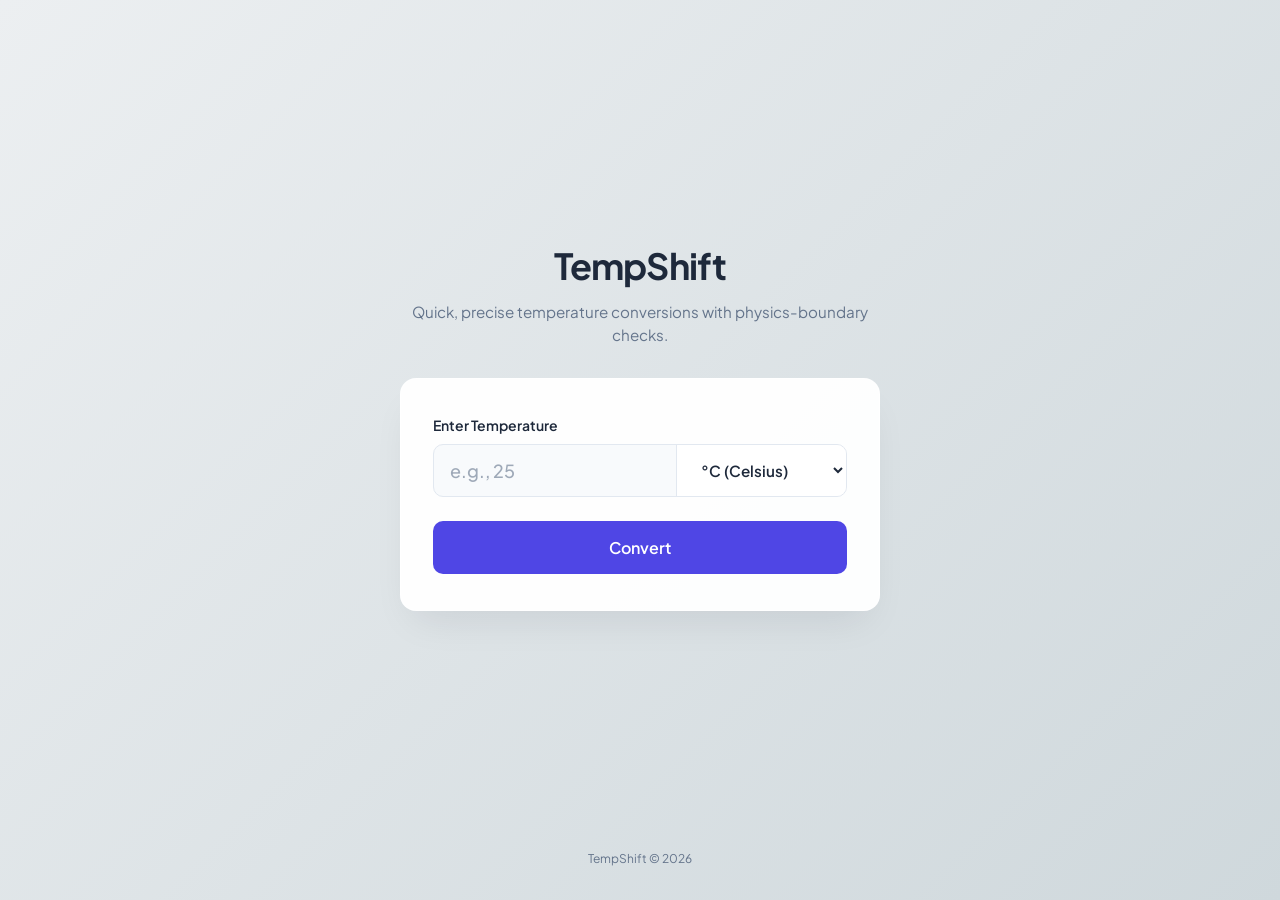
<file: OIBSIP-WebDev-L1-Temperature Converter Website/index.html>
<!DOCTYPE html>
<html lang="en">

<head>
  <meta charset="UTF-8">
  <meta name="viewport" content="width=device-width, initial-scale=1.0">
  <title>Interactive Temperature Converter</title>
  <!-- Google Fonts for a clean, modern look -->
  <link rel="preconnect" href="https://fonts.googleapis.com">
  <link rel="preconnect" href="https://fonts.gstatic.com" crossorigin>
  <link href="https://fonts.googleapis.com/css2?family=Plus+Jakarta+Sans:wght@300;400;500;600;700&display=swap"
    rel="stylesheet">
  <!-- Main Stylesheet -->
  <link rel="stylesheet" href="style.css">
</head>

<body>

  <main class="converter-container">
    <header class="converter-header">
      <h1>TempShift</h1>
      <p>Quick, precise temperature conversions with physics-boundary checks.</p>
    </header>

    <section class="converter-card">
      <!-- Input Group -->
      <div class="input-group">
        <label for="temp-input">Enter Temperature</label>
        <div class="input-wrapper">
          <input type="text" id="temp-input" placeholder="e.g., 25" autocomplete="off" aria-describedby="error-message">
          <select id="unit-select" aria-label="Temperature unit selection">
            <option value="C" selected>&deg;C (Celsius)</option>
            <option value="F">&deg;F (Fahrenheit)</option>
            <option value="K">K (Kelvin)</option>
          </select>
        </div>
      </div>

      <!-- Action Area -->
      <button id="convert-btn" class="btn-primary">Convert</button>

      <!-- Feedback / Error messages -->
      <div id="error-message" class="error-box hidden" role="alert"></div>

      <!-- Results Display (Shows all other conversions simultaneously) -->
      <div id="results-section" class="results-container hidden">
        <h2>Conversions</h2>
        <div class="results-grid">
          <div class="result-item" id="result-c">
            <span class="result-label">Celsius</span>
            <span class="result-value">--</span>
          </div>
          <div class="result-item" id="result-f">
            <span class="result-label">Fahrenheit</span>
            <span class="result-value">--</span>
          </div>
          <div class="result-item" id="result-k">
            <span class="result-label">Kelvin</span>
            <span class="result-value">--</span>
          </div>
        </div>
      </div>
    </section>
  </main>

  <footer class="app-footer">
    <p>TempShift &copy; 2026</p>
  </footer>

  <!-- Script logic -->
  <script src="script.js"></script>
</body>

</html>
</file>
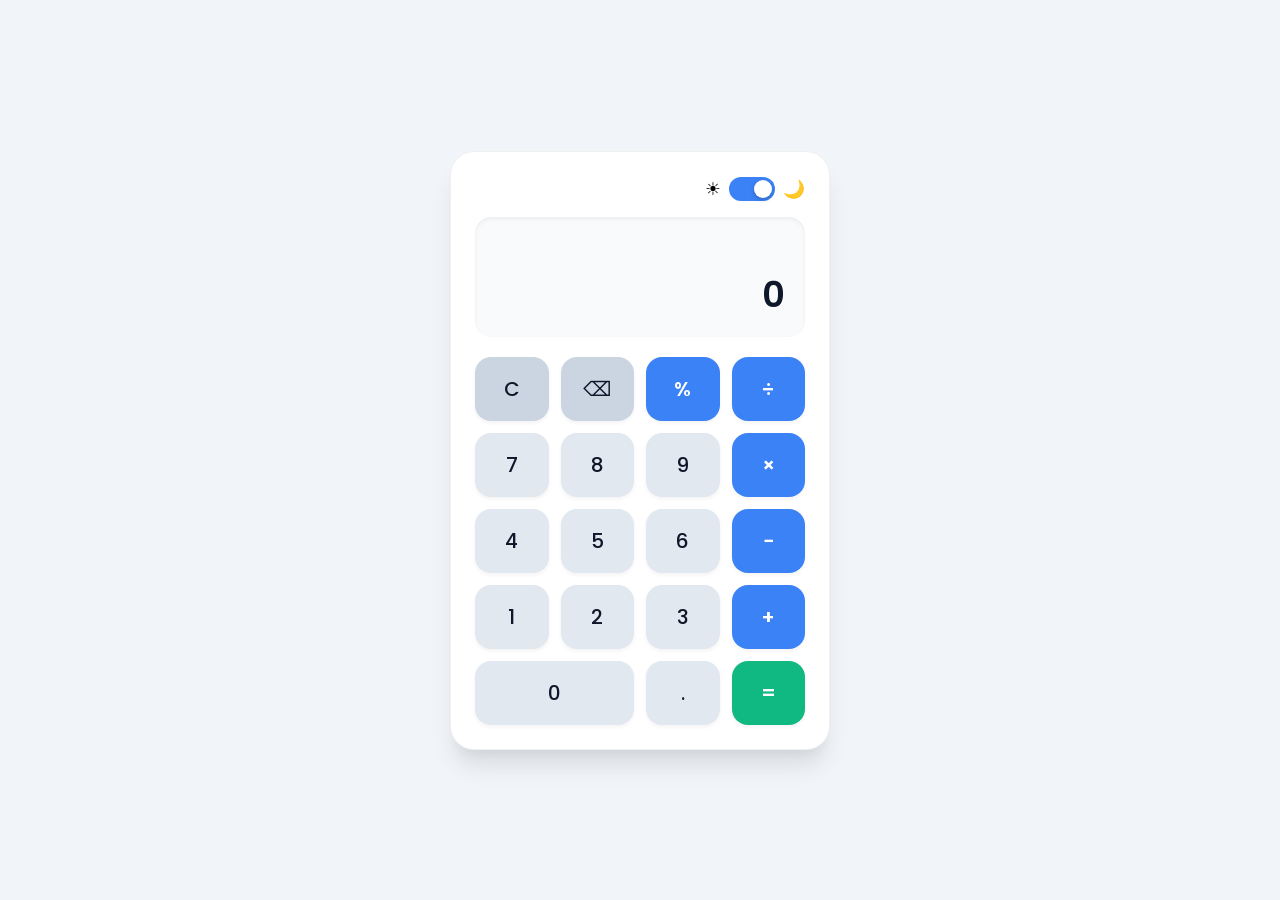
<file: OIBSIP-WebDev-L2-Calculator/index.html>
<!DOCTYPE html>
<html lang="en">
<head>
  <meta charset="UTF-8">
  <meta name="viewport" content="width=device-width, initial-scale=1.0">
  <title>Modern Calculator</title>
  <!-- Google Fonts for premium typography -->
  <link rel="preconnect" href="https://fonts.googleapis.com">
  <link rel="preconnect" href="https://fonts.gstatic.com" crossorigin>
  <link href="https://fonts.googleapis.com/css2?family=Poppins:wght@300;400;500;600;700&display=swap" rel="stylesheet">
  <!-- Stylesheet -->
  <link rel="stylesheet" href="style.css">
</head>
<body>
  <div class="calculator-container">
    <!-- Theme Toggle (Bonus visual feature for modern human feel) -->
    <div class="theme-toggle">
      <span class="toggle-icon sun-icon">☀️</span>
      <label class="switch">
        <input type="checkbox" id="theme-switch" aria-label="Toggle dark mode">
        <span class="slider round"></span>
      </label>
      <span class="toggle-icon moon-icon">🌙</span>
    </div>

    <!-- Calculator Display Screen -->
    <div class="display">
      <div class="previous-operand" id="previous-operand" aria-live="polite"></div>
      <div class="current-operand" id="current-operand" aria-live="polite">0</div>
    </div>

    <!-- Calculator Buttons Grid -->
    <div class="buttons-grid">
      <!-- Row 1: Actions & Division -->
      <button class="btn action-btn" data-action="clear">C</button>
      <button class="btn action-btn" data-action="delete" aria-label="Delete last digit">⌫</button>
      <button class="btn operator-btn" data-operator="%">%</button>
      <button class="btn operator-btn" data-operator="/">÷</button>

      <!-- Row 2: Numbers 7, 8, 9 & Multiplication -->
      <button class="btn num-btn" data-number="7">7</button>
      <button class="btn num-btn" data-number="8">8</button>
      <button class="btn num-btn" data-number="9">9</button>
      <button class="btn operator-btn" data-operator="*">×</button>

      <!-- Row 3: Numbers 4, 5, 6 & Subtraction -->
      <button class="btn num-btn" data-number="4">4</button>
      <button class="btn num-btn" data-number="5">5</button>
      <button class="btn num-btn" data-number="6">6</button>
      <button class="btn operator-btn" data-operator="-">−</button>

      <!-- Row 4: Numbers 1, 2, 3 & Addition -->
      <button class="btn num-btn" data-number="1">1</button>
      <button class="btn num-btn" data-number="2">2</button>
      <button class="btn num-btn" data-number="3">3</button>
      <button class="btn operator-btn" data-operator="+">+</button>

      <!-- Row 5: Double wide zero, Decimal, Equals -->
      <button class="btn num-btn double-wide" data-number="0">0</button>
      <button class="btn num-btn" data-number=".">.</button>
      <button class="btn equals-btn" data-action="equals">=</button>
    </div>
  </div>

  <!-- JavaScript -->
  <script src="script.js"></script>
</body>
</html>
</file>
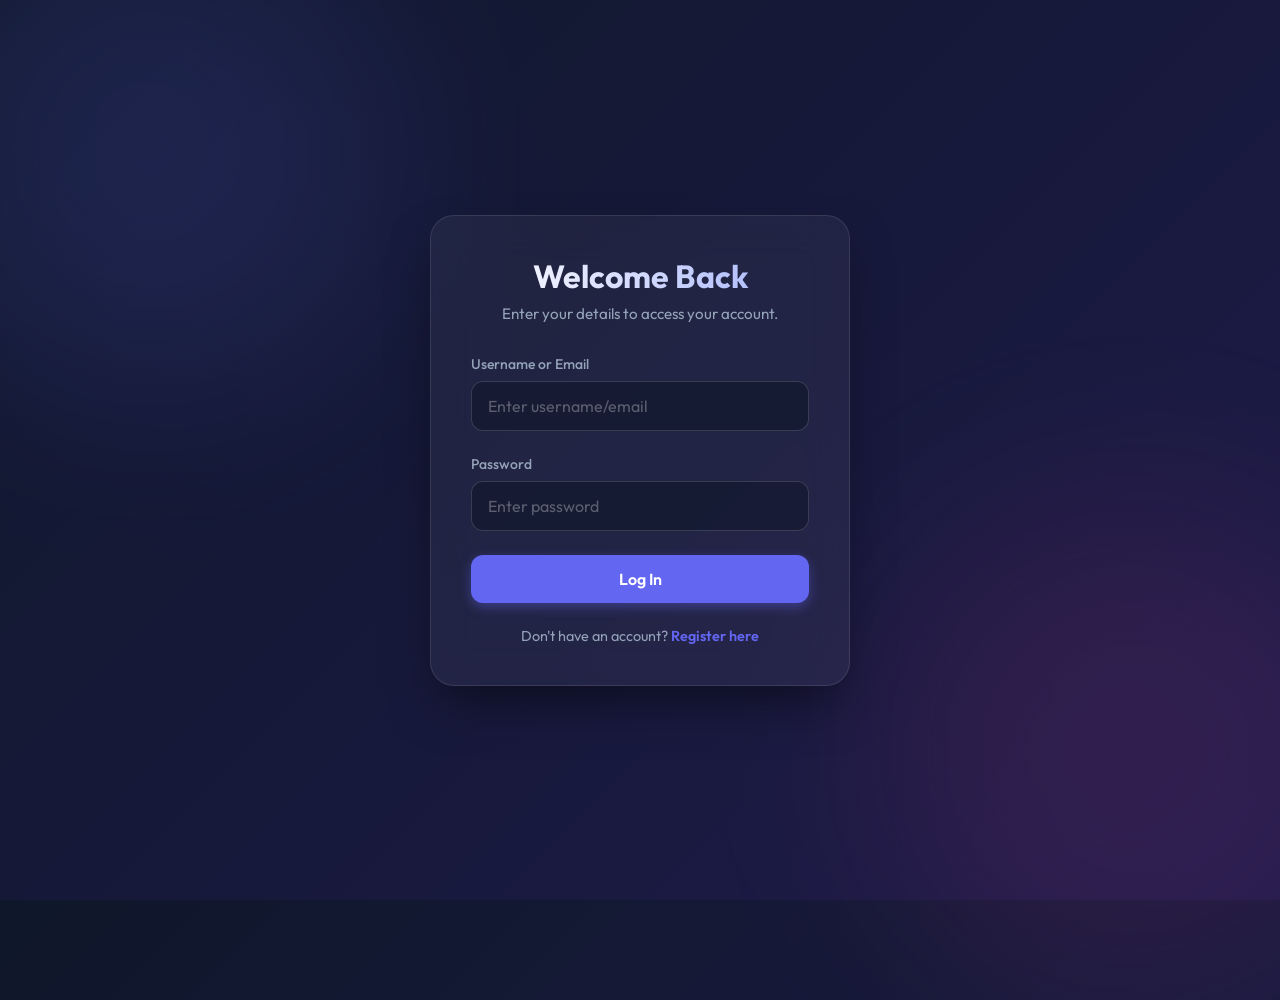
<file: OIBSIP-WebDev-L2-· Login Authentication System/index.html>
<!DOCTYPE html>
<html lang="en">
<head>
  <meta charset="UTF-8">
  <meta name="viewport" content="width=device-width, initial-scale=1.0">
  <title>Authentication System</title>
  <link rel="stylesheet" href="css/style.css">
</head>
<body>
  
  <div class="container">
    <div id="message-box" class="message"></div>

    <!-- Login Form -->
    <div id="login-view">
      <div class="header">
        <h1>Welcome Back</h1>
        <p>Enter your details to access your account.</p>
      </div>
      
      <form id="login-form">
        <div class="form-group">
          <label for="login-username">Username or Email</label>
          <input type="text" id="login-username" placeholder="Enter username/email" required>
        </div>
        
        <div class="form-group">
          <label for="login-password">Password</label>
          <input type="password" id="login-password" placeholder="Enter password" required>
        </div>
        
        <button type="submit" class="btn">Log In</button>
      </form>
      
      <div class="toggle-form">
        Don't have an account? <a href="#" id="show-register">Register here</a>
      </div>
    </div>

    <!-- Registration Form -->
    <div id="register-view">
      <div class="header">
        <h1>Create Account</h1>
        <p>Join us to get started today.</p>
      </div>
      
      <form id="register-form">
        <div class="form-group">
          <label for="reg-username">Username or Email</label>
          <input type="text" id="reg-username" placeholder="Choose a username/email" required>
        </div>
        
        <div class="form-group">
          <label for="reg-password">Password</label>
          <input type="password" id="reg-password" placeholder="Create a password" required>
        </div>
        
        <div class="form-group">
          <label for="reg-confirm-password">Confirm Password</label>
          <input type="password" id="reg-confirm-password" placeholder="Confirm your password" required>
        </div>
        
        <button type="submit" class="btn">Register</button>
      </form>
      
      <div class="toggle-form">
        Already have an account? <a href="#" id="show-login">Log in here</a>
      </div>
    </div>
  </div>

  <script src="js/auth.js"></script>
</body>
</html>
</file>
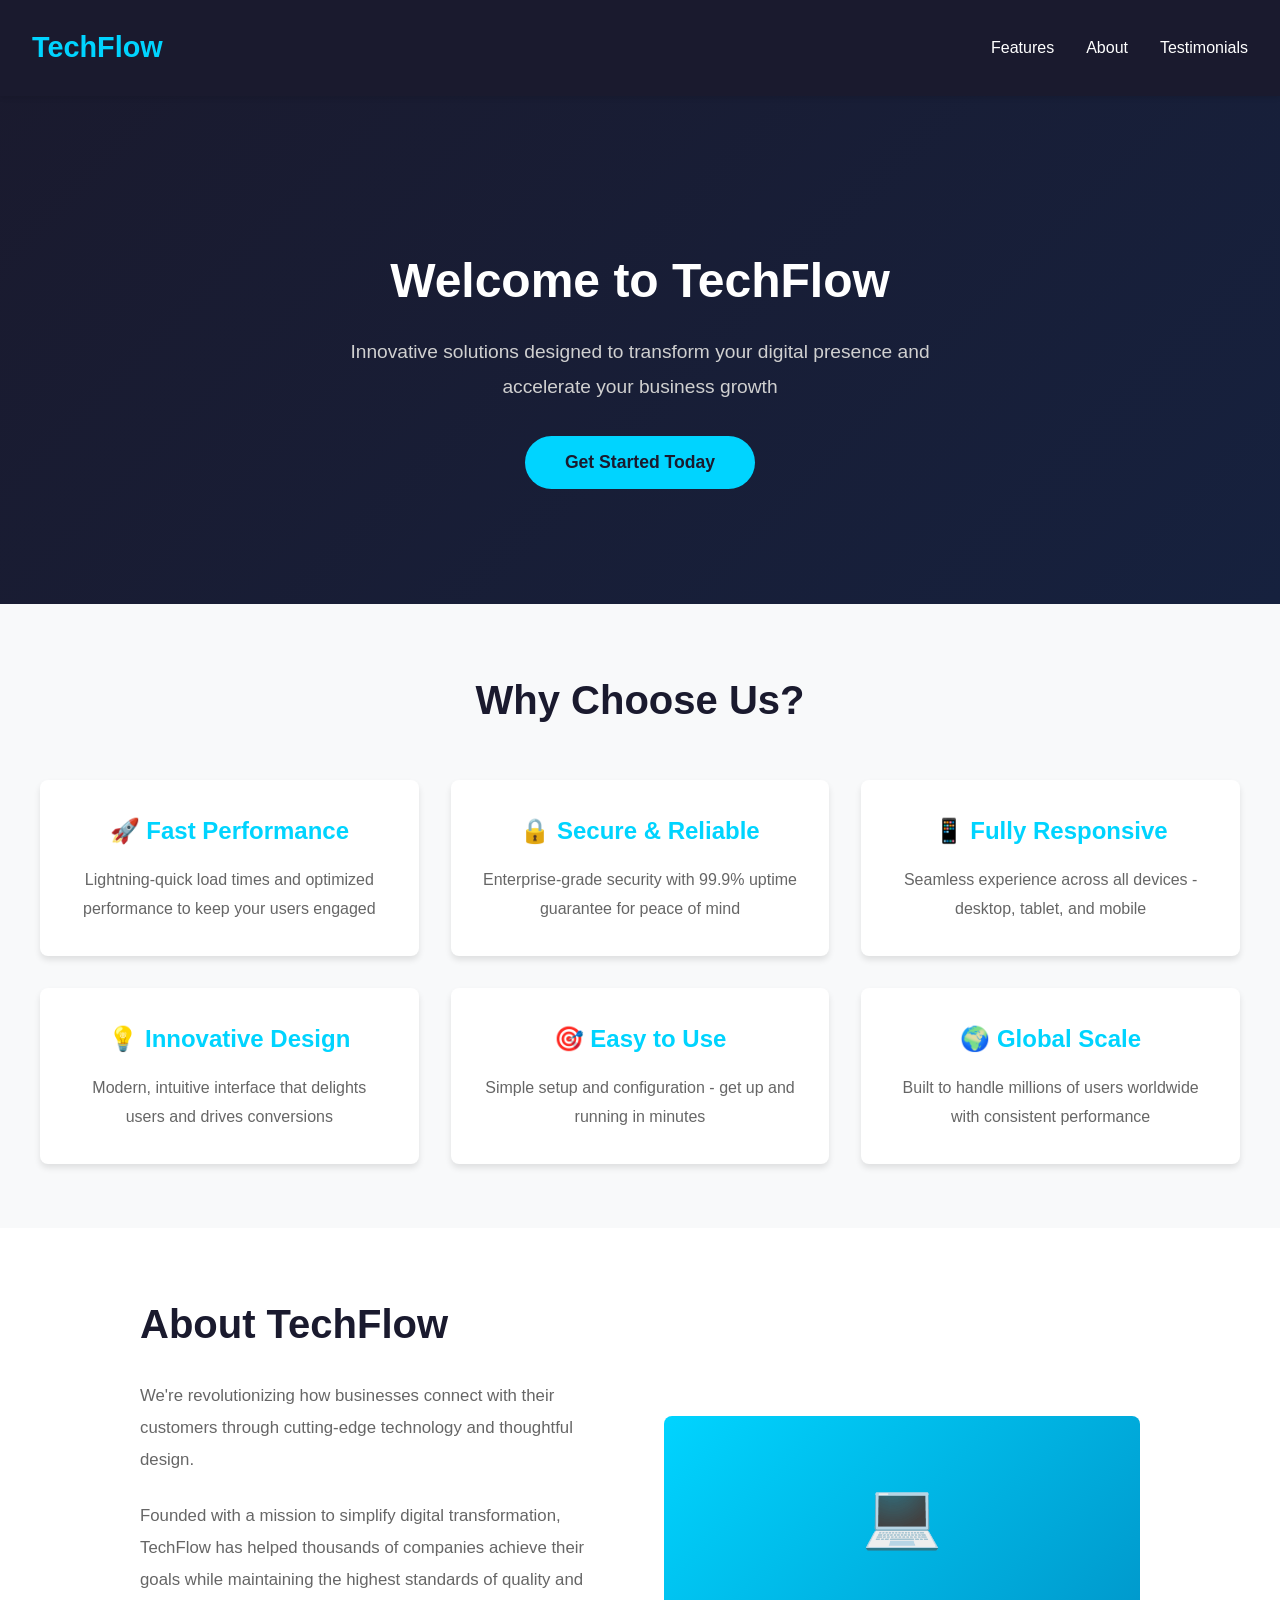
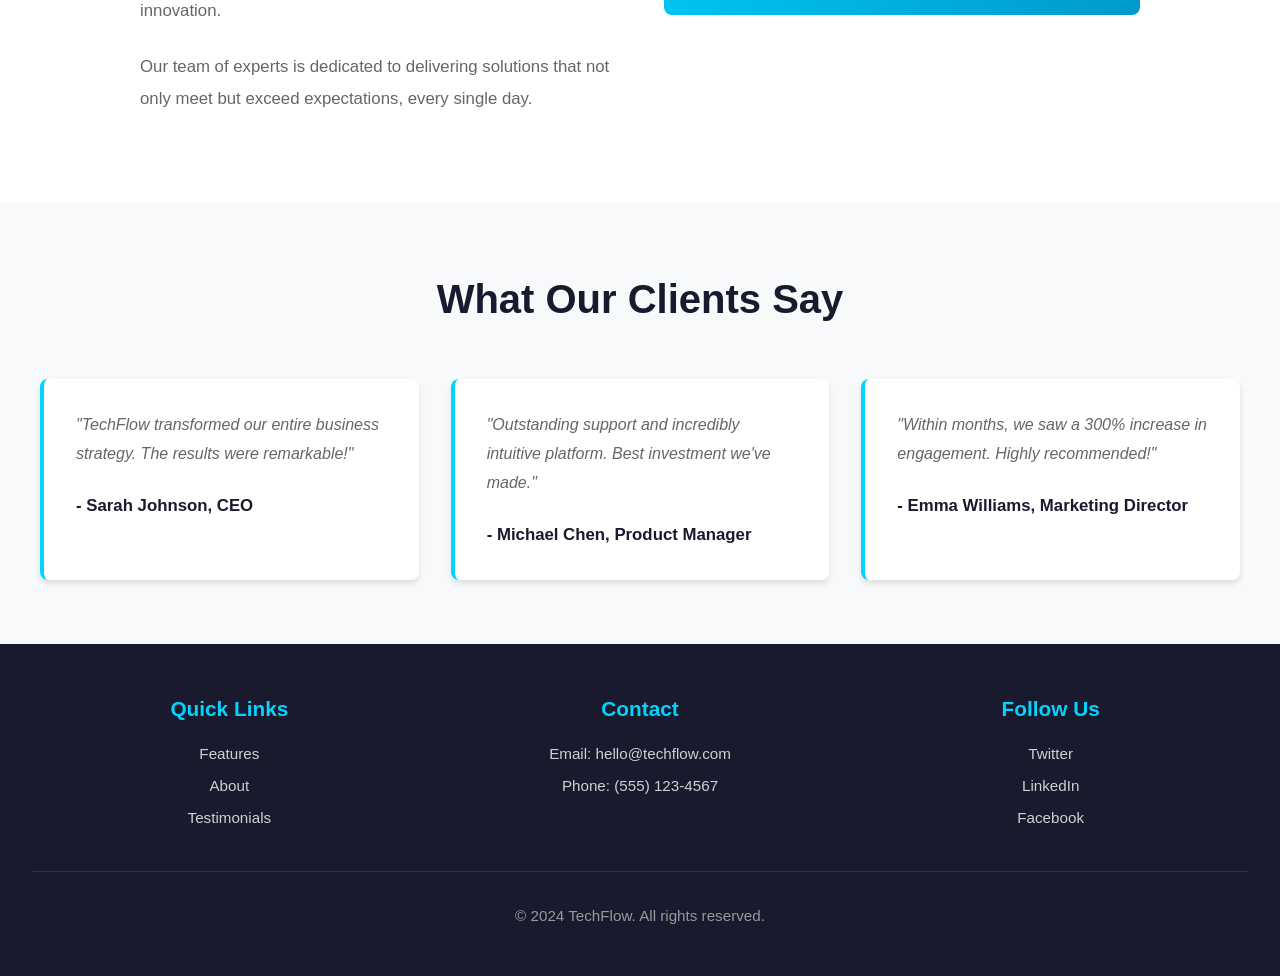
<file: OIBSIP-WebDev-L1-Landing Page/page.html>
<!DOCTYPE html>
<html lang="en">

<head>
    <meta charset="UTF-8">
    <meta name="viewport" content="width=device-width, initial-scale=1.0">
    <title>TechFlow - Modern Solutions</title>
    <link rel="stylesheet" href="styles.css">
</head>

<body>
    <!-- Navigation -->
    <nav>
        <a href="#" class="logo">TechFlow</a>
        <ul>
            <li><a href="#features">Features</a></li>
            <li><a href="#about">About</a></li>
            <li><a href="#testimonials">Testimonials</a></li>
        </ul>
    </nav>

    <!-- Hero Section -->
    <section class="hero">
        <h1>Welcome to TechFlow</h1>
        <p>Innovative solutions designed to transform your digital presence and accelerate your business growth</p>
        <button class="cta-button">Get Started Today</button>
    </section>

    <!-- Features Section -->
    <section class="features" id="features">
        <h2>Why Choose Us?</h2>
        <div class="features-container">
            <div class="feature-card">
                <h3>🚀 Fast Performance</h3>
                <p>Lightning-quick load times and optimized performance to keep your users engaged</p>
            </div>
            <div class="feature-card">
                <h3>🔒 Secure & Reliable</h3>
                <p>Enterprise-grade security with 99.9% uptime guarantee for peace of mind</p>
            </div>
            <div class="feature-card">
                <h3>📱 Fully Responsive</h3>
                <p>Seamless experience across all devices - desktop, tablet, and mobile</p>
            </div>
            <div class="feature-card">
                <h3>💡 Innovative Design</h3>
                <p>Modern, intuitive interface that delights users and drives conversions</p>
            </div>
            <div class="feature-card">
                <h3>🎯 Easy to Use</h3>
                <p>Simple setup and configuration - get up and running in minutes</p>
            </div>
            <div class="feature-card">
                <h3>🌍 Global Scale</h3>
                <p>Built to handle millions of users worldwide with consistent performance</p>
            </div>
        </div>
    </section>

    <!-- About Section -->
    <section class="about" id="about">
        <div class="about-container">
            <div>
                <h2>About TechFlow</h2>
                <p>We're revolutionizing how businesses connect with their customers through cutting-edge technology and
                    thoughtful design.</p>
                <p>Founded with a mission to simplify digital transformation, TechFlow has helped thousands of companies
                    achieve their goals while maintaining the highest standards of quality and innovation.</p>
                <p>Our team of experts is dedicated to delivering solutions that not only meet but exceed expectations,
                    every single day.</p>
            </div>
            <div class="about-image">
                💻
            </div>
        </div>
    </section>

    <!-- Testimonials Section -->
    <section class="testimonials" id="testimonials">
        <h2>What Our Clients Say</h2>
        <div class="testimonials-container">
            <div class="testimonial-card">
                <p>"TechFlow transformed our entire business strategy. The results were remarkable!"</p>
                <div class="testimonial-author">- Sarah Johnson, CEO</div>
            </div>
            <div class="testimonial-card">
                <p>"Outstanding support and incredibly intuitive platform. Best investment we've made."</p>
                <div class="testimonial-author">- Michael Chen, Product Manager</div>
            </div>
            <div class="testimonial-card">
                <p>"Within months, we saw a 300% increase in engagement. Highly recommended!"</p>
                <div class="testimonial-author">- Emma Williams, Marketing Director</div>
            </div>
        </div>
    </section>

    <!-- Footer -->
    <footer>
        <div class="footer-content">
            <div class="footer-section">
                <h3>Quick Links</h3>
                <a href="#features">Features</a>
                <a href="#about">About</a>
                <a href="#testimonials">Testimonials</a>
            </div>
            <div class="footer-section">
                <h3>Contact</h3>
                <p>Email: hello@techflow.com</p>
                <p>Phone: (555) 123-4567</p>
            </div>
            <div class="footer-section">
                <h3>Follow Us</h3>
                <a href="#">Twitter</a>
                <a href="#">LinkedIn</a>
                <a href="#">Facebook</a>
            </div>
        </div>
        <div class="footer-bottom">
            <p>&copy; 2024 TechFlow. All rights reserved.</p>
        </div>
    </footer>
</body>

</html>
</file>
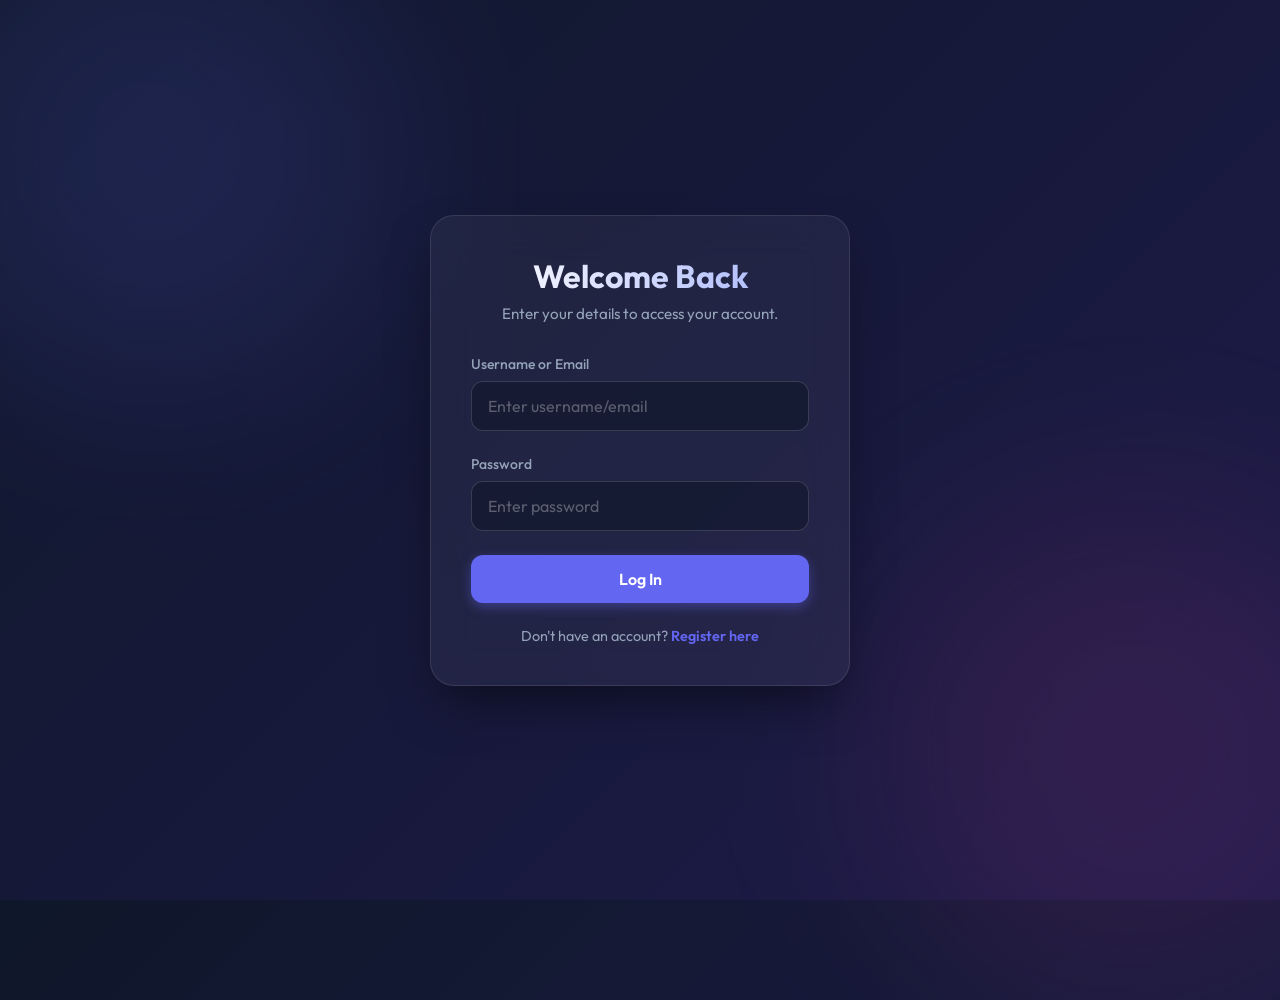
<file: OIBSIP-WebDev-L2-· Login Authentication System/dashboard.html>
<!DOCTYPE html>
<html lang="en">
<head>
  <meta charset="UTF-8">
  <meta name="viewport" content="width=device-width, initial-scale=1.0">
  <title>Dashboard</title>
  <link rel="stylesheet" href="css/style.css">
</head>
<body>
  
  <div class="container dashboard-container">
    <div class="welcome-icon">👋</div>
    <div class="header">
      <h1 id="welcome-message">Welcome!</h1>
      <p>You have successfully authenticated into the system.</p>
    </div>
    
    <div class="stats-grid">
      <div class="stat-card">
        <h3>100%</h3>
        <p>Security</p>
      </div>
      <div class="stat-card">
        <h3>Active</h3>
        <p>Session State</p>
      </div>
    </div>
    
    <button id="logout-btn" class="btn btn-secondary">Log Out</button>
  </div>

  <script src="js/dashboard.js"></script>
</body>
</html>
</file>
<file: OIBSIP-WebDev-L1-Temperature Converter Website/style.css>
:root {
  --font-family:
    "Plus Jakarta Sans", -apple-system, BlinkMacSystemFont, "Segoe UI", Roboto,
    Helvetica, Arial, sans-serif;

  /* Color Palette */
  --bg-gradient: linear-gradient(135deg, #eceff1 0%, #cfd8dc 100%);
  --primary-color: #4f46e5;
  --primary-hover: #4338ca;
  --text-main: #1e293b;
  --text-muted: #64748b;
  --card-bg: rgba(255, 255, 255, 0.95);
  --input-bg: #f8fafc;
  --border-color: #e2e8f0;
  --border-focus: #a5b4fc;

  /* Status Colors */
  --error-color: #dc2626;
  --error-bg: #fef2f2;
  --error-border: #fecaca;
  --success-color: #059669;
  --success-bg: #ecfdf5;
  --success-border: #a7f3d0;

  /* UI Attributes */
  --border-radius-lg: 16px;
  --border-radius-md: 10px;
  --shadow-lg: 0 20px 40px -15px rgba(15, 23, 42, 0.1);
  --shadow-sm: 0 2px 4px rgba(15, 23, 42, 0.05);
  --transition-speed: 0.25s;
}

/* Reset & Global Styles */
* {
  box-sizing: border-box;
  margin: 0;
  padding: 0;
}

body {
  font-family: var(--font-family);
  background: var(--bg-gradient);
  color: var(--text-main);
  min-height: 100vh;
  display: flex;
  flex-direction: column;
  justify-content: space-between;
  align-items: center;
  padding: 2rem 1rem;
  line-height: 1.5;
}

/* Main Layout Centering */
.converter-container {
  flex: 1;
  display: flex;
  flex-direction: column;
  justify-content: center;
  align-items: center;
  width: 100%;
  max-width: 480px;
  margin: auto;
}

/* Header Styling */
.converter-header {
  text-align: center;
  margin-bottom: 2rem;
}

.converter-header h1 {
  font-size: 2.25rem;
  font-weight: 700;
  letter-spacing: -0.025em;
  color: var(--text-main);
  margin-bottom: 0.5rem;
}

.converter-header p {
  font-size: 0.95rem;
  color: var(--text-muted);
}

/* Main Interactive Card */
.converter-card {
  background: var(--card-bg);
  width: 100%;
  padding: 2.25rem 2rem;
  border-radius: var(--border-radius-lg);
  box-shadow: var(--shadow-lg);
  border: 1px solid rgba(255, 255, 255, 0.7);
  display: flex;
  flex-direction: column;
  gap: 1.5rem;
}

/* Form Groups & Controls */
.input-group {
  display: flex;
  flex-direction: column;
  gap: 0.5rem;
}

.input-group label {
  font-size: 0.875rem;
  font-weight: 600;
  color: var(--text-main);
}

.input-wrapper {
  display: flex;
  border: 1px solid var(--border-color);
  border-radius: var(--border-radius-md);
  background: var(--input-bg);
  overflow: hidden;
  transition:
    border-color var(--transition-speed),
    box-shadow var(--transition-speed);
}

.input-wrapper:focus-within {
  border-color: var(--border-focus);
  box-shadow: 0 0 0 3px rgba(79, 70, 229, 0.15);
}

/* Text Input Styling */
#temp-input {
  flex: 1;
  border: none;
  background: transparent;
  padding: 0.875rem 1rem;
  font-size: 1.125rem;
  font-family: inherit;
  font-weight: 500;
  color: var(--text-main);
  outline: none;
  min-width: 0; /* Prevents overflow in flex row */
}

#temp-input::placeholder {
  color: var(--text-muted);
  opacity: 0.6;
}

/* Unit Dropdown Selector */
#unit-select {
  border: none;
  border-left: 1px solid var(--border-color);
  background: #ffffff;
  padding: 0.875rem 1.25rem;
  font-size: 0.95rem;
  font-weight: 600;
  font-family: inherit;
  color: var(--text-main);
  cursor: pointer;
  outline: none;
  transition: background-color var(--transition-speed);
}

#unit-select:hover {
  background-color: #f1f5f9;
}

/* Button UI */
.btn-primary {
  background-color: var(--primary-color);
  color: #ffffff;
  border: none;
  border-radius: var(--border-radius-md);
  padding: 1rem;
  font-size: 1rem;
  font-weight: 600;
  font-family: inherit;
  cursor: pointer;
  transition:
    background-color var(--transition-speed),
    transform 0.1s;
}

.btn-primary:hover {
  background-color: var(--primary-hover);
}

.btn-primary:active {
  transform: scale(0.98);
}

/* Errors & Physics Boundary boxes */
.error-box {
  background-color: var(--error-bg);
  border: 1px solid var(--error-border);
  color: var(--error-color);
  padding: 0.875rem 1rem;
  border-radius: var(--border-radius-md);
  font-size: 0.875rem;
  font-weight: 500;
  animation: shake 0.3s ease-in-out;
}

/* Results Section Container */
.results-container {
  border-top: 1px solid var(--border-color);
  padding-top: 1.5rem;
  animation: fadeIn 0.4s ease-out;
}

.results-container h2 {
  font-size: 0.875rem;
  font-weight: 700;
  text-transform: uppercase;
  letter-spacing: 0.05em;
  color: var(--text-muted);
  margin-bottom: 1rem;
}

.results-grid {
  display: grid;
  grid-template-columns: repeat(3, 1fr);
  gap: 0.75rem;
}

.result-item {
  background: var(--input-bg);
  border: 1px solid var(--border-color);
  border-radius: var(--border-radius-md);
  padding: 0.875rem 0.5rem;
  text-align: center;
  display: flex;
  flex-direction: column;
  gap: 0.25rem;
  transition:
    transform var(--transition-speed),
    background-color var(--transition-speed);
}

/* Highlight the primary input unit or result hover */
.result-item:hover {
  transform: translateY(-2px);
  background-color: #ffffff;
  box-shadow: var(--shadow-sm);
}

.result-label {
  font-size: 0.75rem;
  font-weight: 600;
  color: var(--text-muted);
}

.result-value {
  font-size: 1.125rem;
  font-weight: 700;
  color: var(--primary-color);
}

/* Footer Section */
.app-footer {
  margin-top: 2rem;
  text-align: center;
  font-size: 0.75rem;
  color: var(--text-muted);
}

/* Utility classes */
.hidden {
  display: none !important;
}

/* Animations */
@keyframes fadeIn {
  from {
    opacity: 0;
    transform: translateY(8px);
  }
  to {
    opacity: 1;
    transform: translateY(0);
  }
}

@keyframes shake {
  0%,
  100% {
    transform: translateX(0);
  }
  25% {
    transform: translateX(-4px);
  }
  75% {
    transform: translateX(4px);
  }
}

/* Media Queries for Small Mobile Devices */
@media (max-width: 400px) {
  .results-grid {
    grid-template-columns: 1fr;
  }

  .converter-card {
    padding: 1.5rem;
  }
}
</file>
<file: OIBSIP-WebDev-L2-Calculator/style.css>
/* Modern Calculator Stylesheet */

/* Custom CSS Variables for Theme Management */
:root {
  /* Dark Theme Colors (Default) */
  --bg-primary: #0f172a;
  --bg-calculator: #1e293b;
  --bg-display: #0f172a;
  --border-color: rgba(255, 255, 255, 0.05);
  
  --text-primary: #f8fafc;
  --text-secondary: #94a3b8;
  
  --btn-num-bg: #334155;
  --btn-num-hover: #475569;
  --btn-num-text: #f8fafc;
  
  --btn-operator-bg: #f97316;
  --btn-operator-hover: #ea580c;
  --btn-operator-text: #ffffff;
  
  --btn-action-bg: #475569;
  --btn-action-hover: #64748b;
  --btn-action-text: #f8fafc;
  
  --btn-equals-bg: #10b981;
  --btn-equals-hover: #059669;
  --btn-equals-text: #ffffff;
  
  --shadow-calculator: 0 25px 50px -12px rgba(0, 0, 0, 0.5);
  --shadow-display: inset 0 2px 8px rgba(0, 0, 0, 0.3);
  --shadow-btn: 0 4px 6px -1px rgba(0, 0, 0, 0.2);
}

/* Light Theme Variables */
body.light-theme {
  --bg-primary: #f1f5f9;
  --bg-calculator: #ffffff;
  --bg-display: #f8fafc;
  --border-color: rgba(0, 0, 0, 0.06);
  
  --text-primary: #0f172a;
  --text-secondary: #64748b;
  
  --btn-num-bg: #e2e8f0;
  --btn-num-hover: #cbd5e1;
  --btn-num-text: #0f172a;
  
  --btn-operator-bg: #3b82f6;
  --btn-operator-hover: #2563eb;
  --btn-operator-text: #ffffff;
  
  --btn-action-bg: #cbd5e1;
  --btn-action-hover: #94a3b8;
  --btn-action-text: #0f172a;
  
  --btn-equals-bg: #10b981;
  --btn-equals-hover: #059669;
  --btn-equals-text: #ffffff;
  
  --shadow-calculator: 0 20px 25px -5px rgba(0, 0, 0, 0.1), 0 10px 10px -5px rgba(0, 0, 0, 0.04);
  --shadow-display: inset 0 2px 4px rgba(0, 0, 0, 0.06);
  --shadow-btn: 0 2px 4px rgba(0, 0, 0, 0.05);
}

/* Base Styles */
* {
  box-sizing: border-box;
  margin: 0;
  padding: 0;
  font-family: 'Poppins', system-ui, -apple-system, sans-serif;
  user-select: none; /* Prevent accidental text highlighting during rapid clicks */
}

body {
  display: flex;
  justify-content: center;
  align-items: center;
  min-height: 100vh;
  background-color: var(--bg-primary);
  transition: background-color 0.4s ease, color 0.4s ease;
  padding: 20px;
}

/* Calculator Card Container */
.calculator-container {
  width: 100%;
  max-width: 380px;
  background-color: var(--bg-calculator);
  border-radius: 24px;
  padding: 24px;
  box-shadow: var(--shadow-calculator);
  border: 1px solid var(--border-color);
  transition: background-color 0.4s ease, border-color 0.4s ease, box-shadow 0.4s ease;
  display: flex;
  flex-direction: column;
  gap: 20px;
}

/* Theme Switcher Styles */
.theme-toggle {
  display: flex;
  justify-content: flex-end;
  align-items: center;
  gap: 8px;
  margin-bottom: -5px;
}

.toggle-icon {
  font-size: 1.1rem;
}

.switch {
  position: relative;
  display: inline-block;
  width: 46px;
  height: 24px;
}

.switch input {
  opacity: 0;
  width: 0;
  height: 0;
}

.slider {
  position: absolute;
  cursor: pointer;
  top: 0;
  left: 0;
  right: 0;
  bottom: 0;
  background-color: #475569;
  transition: 0.3s;
  border-radius: 24px;
}

.slider::before {
  position: absolute;
  content: "";
  height: 18px;
  width: 18px;
  left: 3px;
  bottom: 3px;
  background-color: white;
  transition: 0.3s;
  border-radius: 50%;
  box-shadow: 0 2px 4px rgba(0, 0, 0, 0.2);
}

input:checked + .slider {
  background-color: #3b82f6;
}

input:focus-visible + .slider {
  outline: 2px solid var(--btn-operator-bg);
  outline-offset: 2px;
}

input:checked + .slider::before {
  transform: translateX(22px);
}

/* Display Screen styles */
.display {
  background-color: var(--bg-display);
  border-radius: 16px;
  padding: 20px;
  display: flex;
  flex-direction: column;
  justify-content: flex-end;
  align-items: flex-end;
  min-height: 120px;
  box-shadow: var(--shadow-display);
  word-wrap: break-word;
  word-break: break-all;
  transition: background-color 0.4s ease, box-shadow 0.4s ease;
  overflow: hidden;
}

.previous-operand {
  font-size: 1rem;
  color: var(--text-secondary);
  min-height: 24px;
  margin-bottom: 8px;
  font-weight: 400;
  letter-spacing: 0.5px;
  transition: color 0.4s ease;
  text-align: right;
  width: 100%;
}

.current-operand {
  font-size: 2.2rem;
  font-weight: 600;
  color: var(--text-primary);
  line-height: 1.2;
  transition: color 0.4s ease, font-size 0.15s ease;
  text-align: right;
  width: 100%;
}

.current-operand.error-text {
  color: #ef4444;
}

.current-operand.flash-error {
  animation: shake 0.2s ease-in-out;
}

@keyframes shake {
  0%, 100% { transform: translateX(0); }
  25% { transform: translateX(-6px); }
  75% { transform: translateX(6px); }
}


/* Button Layout with CSS Grid */
.buttons-grid {
  display: grid;
  grid-template-columns: repeat(4, 1fr);
  grid-gap: 12px;
}

/* Base Button Styles */
.btn {
  border: none;
  outline: none;
  font-size: 1.25rem;
  font-weight: 500;
  border-radius: 16px;
  height: 64px;
  cursor: pointer;
  transition: background-color 0.2s, transform 0.1s, box-shadow 0.2s;
  box-shadow: var(--shadow-btn);
  display: flex;
  justify-content: center;
  align-items: center;
}

/* Active pressed state for keyboard click feedback */
.btn:active,
.btn.active-click {
  transform: scale(0.94);
  box-shadow: none;
}

.btn:focus-visible {
  outline: 2px solid var(--text-primary);
  outline-offset: -2px;
}

/* Number Button Styles */
.num-btn {
  background-color: var(--btn-num-bg);
  color: var(--btn-num-text);
}

.num-btn:hover {
  background-color: var(--btn-num-hover);
}

/* Double column width for number 0 */
.double-wide {
  grid-column: span 2;
}

/* Operator Button Styles */
.operator-btn {
  background-color: var(--btn-operator-bg);
  color: var(--btn-operator-text);
  font-weight: 600;
}

.operator-btn:hover {
  background-color: var(--btn-operator-hover);
}

/* Action Button Styles (C, Backspace) */
.action-btn {
  background-color: var(--btn-action-bg);
  color: var(--btn-action-text);
}

.action-btn:hover {
  background-color: var(--btn-action-hover);
}

/* Equals Button Styles */
.equals-btn {
  background-color: var(--btn-equals-bg);
  color: var(--btn-equals-text);
  font-weight: 600;
}

.equals-btn:hover {
  background-color: var(--btn-equals-hover);
}

/* Custom responsiveness for smaller screens */
@media (max-height: 600px) {
  body {
    padding: 10px;
  }
  .calculator-container {
    padding: 16px;
    gap: 12px;
  }
  .display {
    min-height: 90px;
    padding: 12px 16px;
  }
  .current-operand {
    font-size: 1.8rem;
  }
  .btn {
    height: 52px;
    font-size: 1.1rem;
    border-radius: 12px;
  }
}
</file>
<file: OIBSIP-WebDev-L2-· Login Authentication System/css/style.css>
@import url('https://fonts.googleapis.com/css2?family=Outfit:wght@300;400;500;600;700&display=swap');

:root {
  --primary-color: #6366f1;
  --primary-hover: #4f46e5;
  --bg-start: #0f172a;
  --bg-end: #1e1b4b;
  --panel-bg: rgba(255, 255, 255, 0.05);
  --panel-border: rgba(255, 255, 255, 0.1);
  --text-primary: #f8fafc;
  --text-secondary: #94a3b8;
  --error-color: #ef4444;
  --success-color: #10b981;
  --input-bg: rgba(15, 23, 42, 0.6);
  --input-border: rgba(255, 255, 255, 0.15);
  --input-focus: rgba(99, 102, 241, 0.5);
}

* {
  box-sizing: border-box;
  margin: 0;
  padding: 0;
}

body {
  font-family: 'Outfit', sans-serif;
  min-height: 100vh;
  display: flex;
  justify-content: center;
  align-items: center;
  background: linear-gradient(135deg, var(--bg-start), var(--bg-end));
  color: var(--text-primary);
  overflow: hidden;
  position: relative;
}

/* Background Animated Blobs */
body::before, body::after {
  content: '';
  position: absolute;
  width: 500px;
  height: 500px;
  border-radius: 50%;
  filter: blur(100px);
  z-index: 0;
  opacity: 0.5;
  animation: float 20s infinite alternate;
}

body::before {
  background: rgba(99, 102, 241, 0.3);
  top: -100px;
  left: -100px;
}

body::after {
  background: rgba(236, 72, 153, 0.2);
  bottom: -100px;
  right: -100px;
  animation-delay: -10s;
}

@keyframes float {
  0% { transform: translate(0, 0) scale(1); }
  100% { transform: translate(100px, 50px) scale(1.2); }
}

/* Container */
.container {
  width: 100%;
  max-width: 420px;
  padding: 2.5rem;
  background: var(--panel-bg);
  backdrop-filter: blur(20px);
  -webkit-backdrop-filter: blur(20px);
  border: 1px solid var(--panel-border);
  border-radius: 24px;
  box-shadow: 0 25px 50px -12px rgba(0, 0, 0, 0.5);
  z-index: 1;
  position: relative;
  overflow: hidden;
}

/* Header */
.header {
  text-align: center;
  margin-bottom: 2rem;
}

.header h1 {
  font-size: 2rem;
  font-weight: 700;
  margin-bottom: 0.5rem;
  background: linear-gradient(to right, #fff, #a5b4fc);
  -webkit-background-clip: text;
  -webkit-text-fill-color: transparent;
}

.header p {
  color: var(--text-secondary);
  font-size: 0.95rem;
}

/* Form Styles */
.form-group {
  margin-bottom: 1.5rem;
  position: relative;
}

.form-group label {
  display: block;
  font-size: 0.875rem;
  font-weight: 500;
  margin-bottom: 0.5rem;
  color: var(--text-secondary);
}

.form-group input {
  width: 100%;
  padding: 0.875rem 1rem;
  background: var(--input-bg);
  border: 1px solid var(--input-border);
  border-radius: 12px;
  color: var(--text-primary);
  font-family: inherit;
  font-size: 1rem;
  transition: all 0.3s ease;
  outline: none;
}

.form-group input::placeholder {
  color: rgba(255, 255, 255, 0.3);
}

.form-group input:focus {
  border-color: var(--primary-color);
  box-shadow: 0 0 0 4px var(--input-focus);
}

/* Buttons */
.btn {
  width: 100%;
  padding: 0.875rem;
  background: var(--primary-color);
  color: white;
  border: none;
  border-radius: 12px;
  font-family: inherit;
  font-size: 1rem;
  font-weight: 600;
  cursor: pointer;
  transition: all 0.3s ease;
  box-shadow: 0 4px 12px rgba(99, 102, 241, 0.4);
}

.btn:hover {
  background: var(--primary-hover);
  transform: translateY(-2px);
  box-shadow: 0 6px 16px rgba(99, 102, 241, 0.5);
}

.btn:active {
  transform: translateY(0);
}

.btn-secondary {
  background: transparent;
  border: 1px solid var(--panel-border);
  box-shadow: none;
  margin-top: 1rem;
}

.btn-secondary:hover {
  background: rgba(255, 255, 255, 0.05);
  box-shadow: none;
}

/* Toggle Form Link */
.toggle-form {
  text-align: center;
  margin-top: 1.5rem;
  font-size: 0.9rem;
  color: var(--text-secondary);
}

.toggle-form a {
  color: var(--primary-color);
  text-decoration: none;
  font-weight: 600;
  transition: color 0.3s ease;
}

.toggle-form a:hover {
  color: #a5b4fc;
}

/* Error/Success Messages */
.message {
  padding: 0.75rem;
  border-radius: 8px;
  font-size: 0.875rem;
  margin-bottom: 1.5rem;
  display: none;
  text-align: center;
  font-weight: 500;
  animation: fadeIn 0.3s ease;
}

.message.error {
  display: block;
  background: rgba(239, 68, 68, 0.1);
  color: var(--error-color);
  border: 1px solid rgba(239, 68, 68, 0.2);
}

.message.success {
  display: block;
  background: rgba(16, 185, 129, 0.1);
  color: var(--success-color);
  border: 1px solid rgba(16, 185, 129, 0.2);
}

@keyframes fadeIn {
  from { opacity: 0; transform: translateY(-10px); }
  to { opacity: 1; transform: translateY(0); }
}

/* Auth View Toggle */
#register-view {
  display: none;
}

/* Dashboard Specific Styles */
.dashboard-container {
  max-width: 600px;
  text-align: center;
}

.welcome-icon {
  font-size: 4rem;
  margin-bottom: 1rem;
  display: inline-block;
  animation: bounce 2s infinite;
}

@keyframes bounce {
  0%, 100% { transform: translateY(0); }
  50% { transform: translateY(-10px); }
}

.stats-grid {
  display: grid;
  grid-template-columns: repeat(2, 1fr);
  gap: 1rem;
  margin: 2rem 0;
}

.stat-card {
  background: rgba(0, 0, 0, 0.2);
  padding: 1.5rem;
  border-radius: 16px;
  border: 1px solid var(--panel-border);
}

.stat-card h3 {
  font-size: 2rem;
  color: var(--primary-color);
  margin-bottom: 0.5rem;
}

.stat-card p {
  color: var(--text-secondary);
  font-size: 0.9rem;
}
</file>
<file: OIBSIP-WebDev-L1-Landing Page/styles.css>
* {
  margin: 0;
  padding: 0;
  box-sizing: border-box;
}

body {
  font-family: "Segoe UI", Tahoma, Geneva, Verdana, sans-serif;
  line-height: 1.6;
  color: #333;
}

/* Navigation Bar */
nav {
  position: fixed;
  top: 0;
  width: 100%;
  background-color: #1a1a2e;
  padding: 1rem 2rem;
  display: flex;
  justify-content: space-between;
  align-items: center;
  z-index: 1000;
  box-shadow: 0 2px 5px rgba(0, 0, 0, 0.1);
}

nav .logo {
  font-size: 1.8rem;
  font-weight: bold;
  color: #00d4ff;
  text-decoration: none;
}

nav ul {
  display: flex;
  list-style: none;
  gap: 2rem;
}

nav a {
  color: #fff;
  text-decoration: none;
  font-size: 1rem;
  transition: color 0.3s ease;
  padding: 0.5rem 0;
  border-bottom: 2px solid transparent;
}

nav a:hover {
  color: #00d4ff;
  border-bottom: 2px solid #00d4ff;
}

/* Hero Section */
.hero {
  background: linear-gradient(135deg, #1a1a2e 0%, #16213e 100%);
  color: #fff;
  padding: 8rem 2rem 4rem;
  text-align: center;
  margin-top: 4rem;
  min-height: 60vh;
  display: flex;
  flex-direction: column;
  justify-content: center;
  align-items: center;
}

.hero h1 {
  font-size: 3rem;
  margin-bottom: 1rem;
  font-weight: 700;
}

.hero p {
  font-size: 1.2rem;
  margin-bottom: 2rem;
  max-width: 600px;
  line-height: 1.8;
  color: #d0d0d0;
}

.cta-button {
  background-color: #00d4ff;
  color: #1a1a2e;
  padding: 1rem 2.5rem;
  font-size: 1.1rem;
  border: none;
  border-radius: 50px;
  cursor: pointer;
  font-weight: 600;
  transition: all 0.3s ease;
  text-decoration: none;
  display: inline-block;
}

.cta-button:hover {
  background-color: #00a8cc;
  transform: translateY(-2px);
  box-shadow: 0 10px 20px rgba(0, 212, 255, 0.3);
}

/* Features Section */
.features {
  padding: 4rem 2rem;
  background-color: #f8f9fa;
}

.features h2 {
  font-size: 2.5rem;
  text-align: center;
  margin-bottom: 3rem;
  color: #1a1a2e;
}

.features-container {
  display: grid;
  grid-template-columns: repeat(auto-fit, minmax(280px, 1fr));
  gap: 2rem;
  max-width: 1200px;
  margin: 0 auto;
}

.feature-card {
  background-color: #fff;
  padding: 2rem;
  border-radius: 8px;
  box-shadow: 0 4px 6px rgba(0, 0, 0, 0.1);
  text-align: center;
  transition: transform 0.3s ease;
}

.feature-card:hover {
  transform: translateY(-5px);
}

.feature-card h3 {
  font-size: 1.5rem;
  margin-bottom: 1rem;
  color: #00d4ff;
}

.feature-card p {
  font-size: 1rem;
  color: #666;
  line-height: 1.8;
}

/* About Section */
.about {
  padding: 4rem 2rem;
  background-color: #fff;
}

.about-container {
  max-width: 1000px;
  margin: 0 auto;
  display: grid;
  grid-template-columns: 1fr 1fr;
  gap: 3rem;
  align-items: center;
}

.about h2 {
  font-size: 2.5rem;
  margin-bottom: 1.5rem;
  color: #1a1a2e;
}

.about p {
  font-size: 1.05rem;
  color: #666;
  margin-bottom: 1.5rem;
  line-height: 1.9;
}

.about-image {
  background: linear-gradient(135deg, #00d4ff 0%, #0099cc 100%);
  border-radius: 8px;
  padding: 3rem;
  text-align: center;
  color: #fff;
  font-size: 4rem;
}

/* Testimonials Section */
.testimonials {
  padding: 4rem 2rem;
  background-color: #f8f9fa;
}

.testimonials h2 {
  font-size: 2.5rem;
  text-align: center;
  margin-bottom: 3rem;
  color: #1a1a2e;
}

.testimonials-container {
  display: grid;
  grid-template-columns: repeat(auto-fit, minmax(300px, 1fr));
  gap: 2rem;
  max-width: 1200px;
  margin: 0 auto;
}

.testimonial-card {
  background-color: #fff;
  padding: 2rem;
  border-radius: 8px;
  box-shadow: 0 4px 6px rgba(0, 0, 0, 0.1);
  border-left: 4px solid #00d4ff;
}

.testimonial-card p {
  font-size: 1rem;
  color: #666;
  margin-bottom: 1.5rem;
  line-height: 1.8;
  font-style: italic;
}

.testimonial-author {
  font-weight: 600;
  color: #1a1a2e;
  font-size: 1.05rem;
}

/* Footer */
footer {
  background-color: #1a1a2e;
  color: #fff;
  padding: 3rem 2rem;
  text-align: center;
}

.footer-content {
  max-width: 1200px;
  margin: 0 auto;
  display: grid;
  grid-template-columns: repeat(auto-fit, minmax(250px, 1fr));
  gap: 2rem;
  margin-bottom: 2rem;
}

.footer-section h3 {
  font-size: 1.3rem;
  margin-bottom: 1rem;
  color: #00d4ff;
}

.footer-section p,
.footer-section a {
  font-size: 0.95rem;
  color: #d0d0d0;
  text-decoration: none;
  display: block;
  margin-bottom: 0.5rem;
  transition: color 0.3s ease;
}

.footer-section a:hover {
  color: #00d4ff;
}

.footer-bottom {
  border-top: 1px solid #333;
  padding-top: 2rem;
  font-size: 0.95rem;
  color: #999;
}

/* Responsive Design */
@media (max-width: 768px) {
  nav {
    flex-direction: column;
    gap: 1rem;
  }

  nav ul {
    gap: 1rem;
    flex-wrap: wrap;
    justify-content: center;
  }

  .hero {
    padding: 6rem 1.5rem 3rem;
    margin-top: 6rem;
  }

  .hero h1 {
    font-size: 2rem;
  }

  .hero p {
    font-size: 1rem;
  }

  .features h2,
  .about h2,
  .testimonials h2 {
    font-size: 2rem;
  }

  .about-container {
    grid-template-columns: 1fr;
  }

  .features-container,
  .testimonials-container {
    grid-template-columns: 1fr;
  }
}

@media (max-width: 480px) {
  .hero h1 {
    font-size: 1.5rem;
  }

  .cta-button {
    padding: 0.75rem 2rem;
    font-size: 1rem;
  }

  nav .logo {
    font-size: 1.3rem;
  }

  nav ul {
    gap: 0.5rem;
  }

  nav a {
    font-size: 0.9rem;
  }
}
</file>
